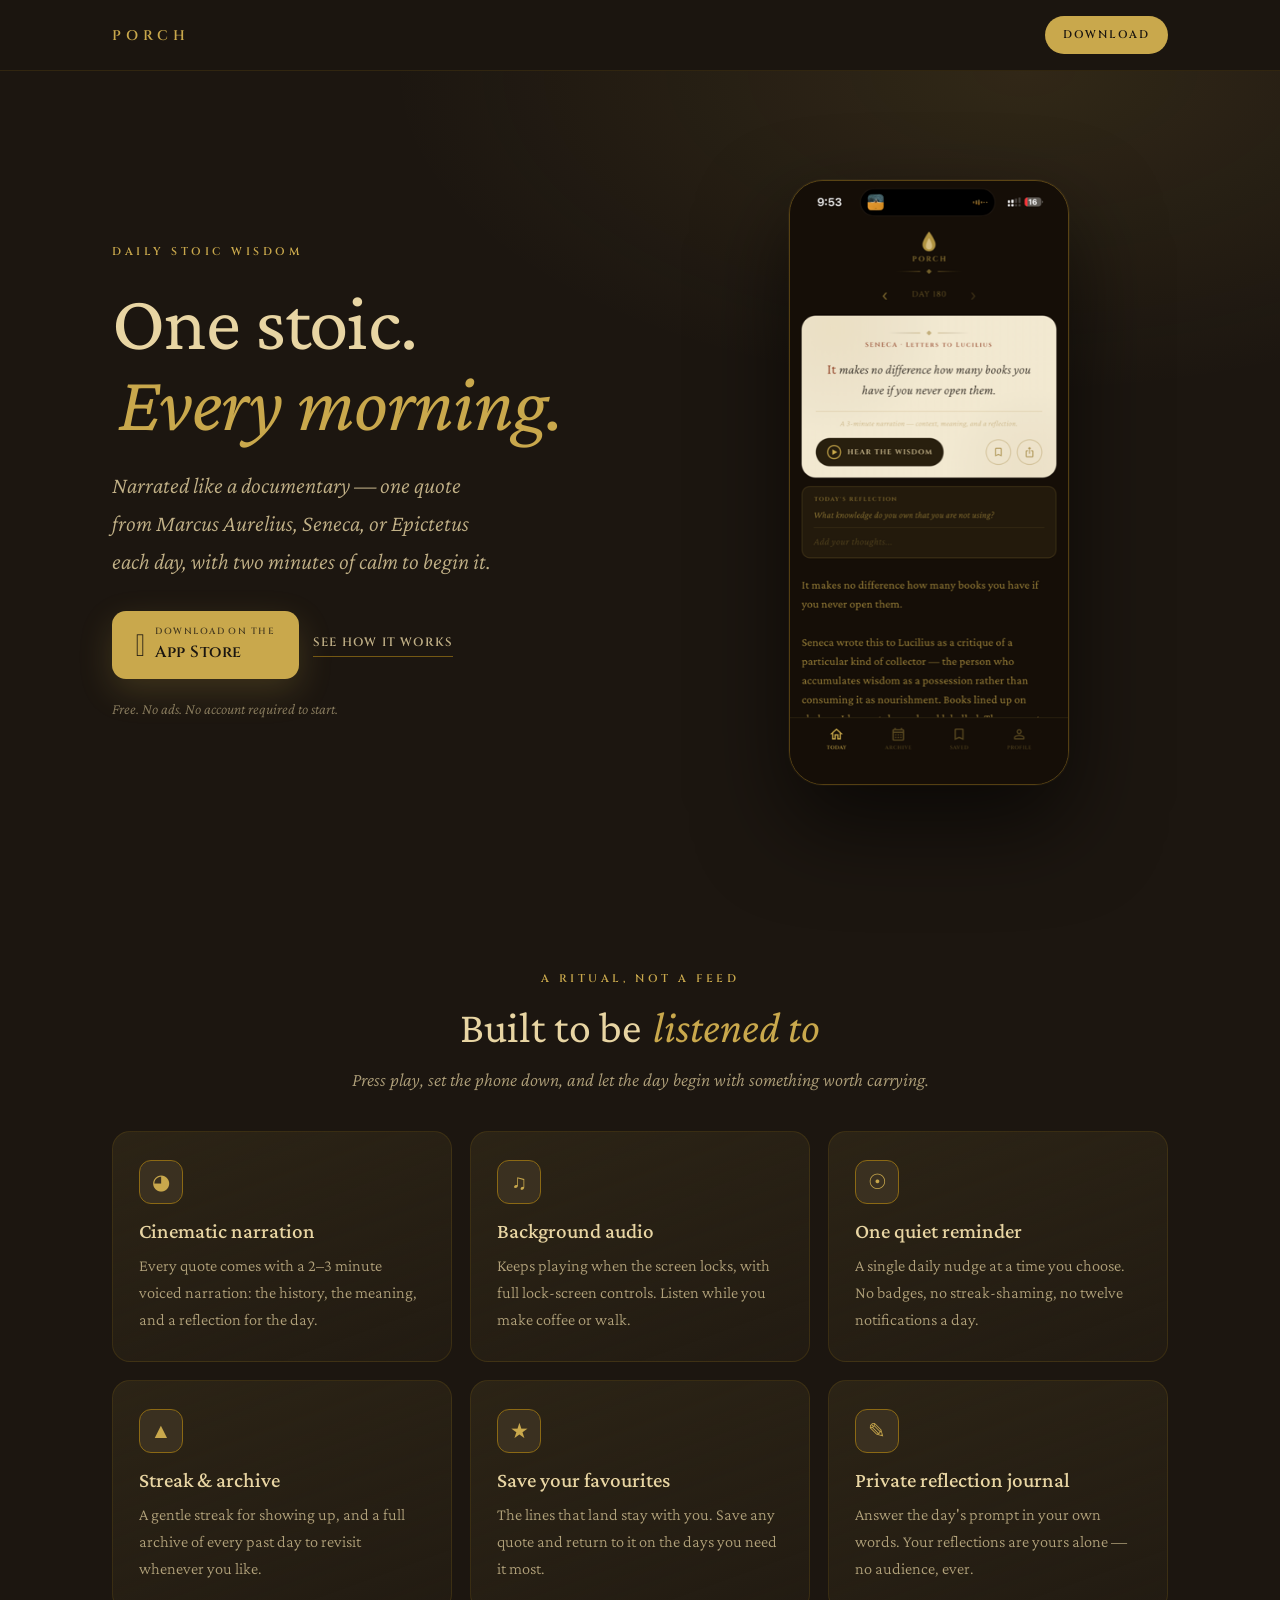
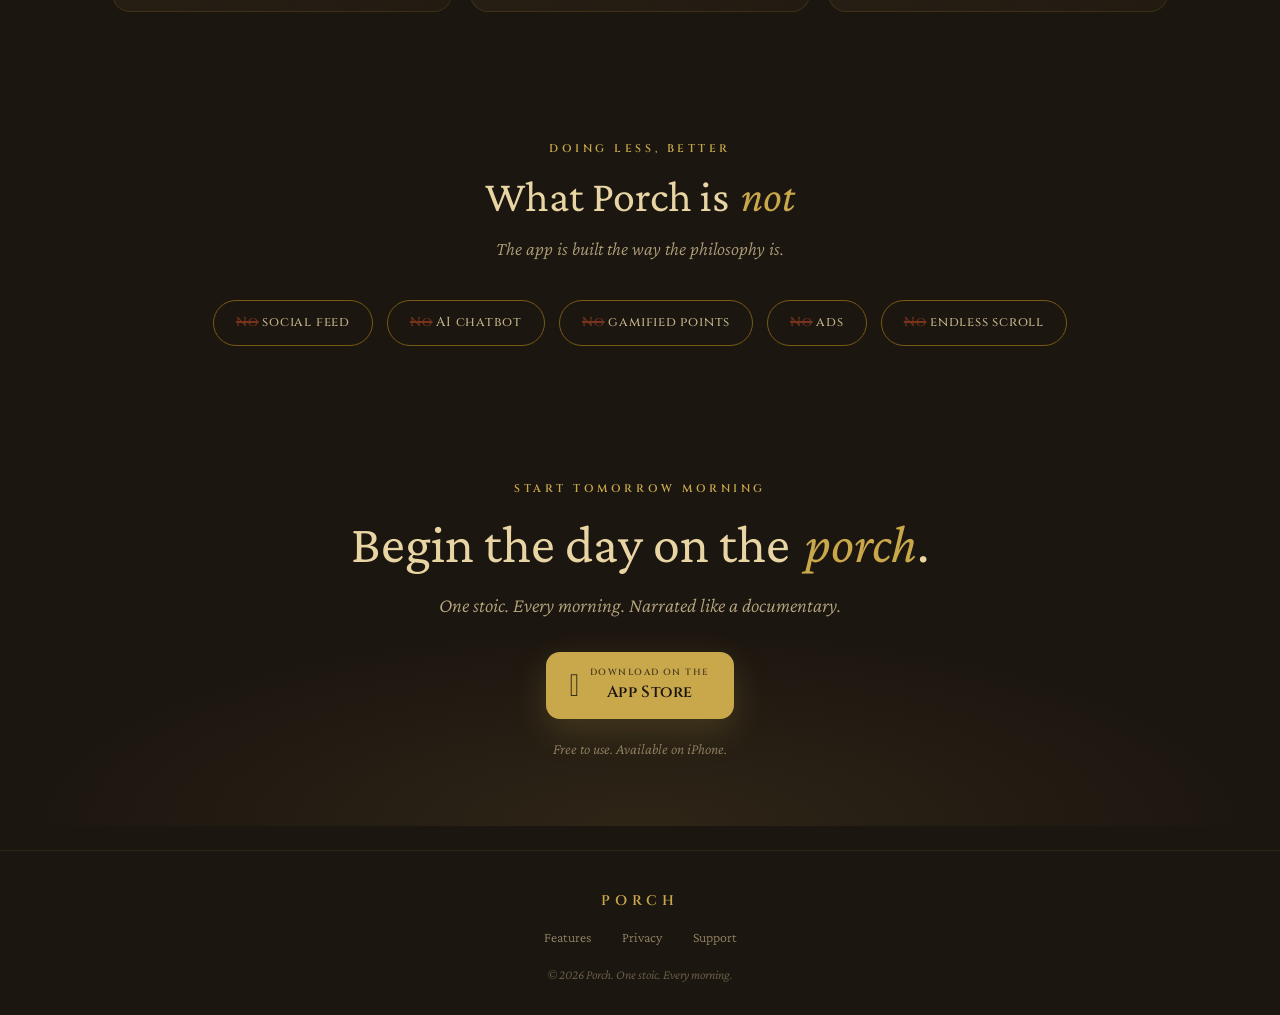
<file: index.html>
<!DOCTYPE html>
<html lang="en">
<head>
<meta charset="UTF-8" />
<meta name="viewport" content="width=device-width, initial-scale=1.0" />
<title>Porch — One stoic. Every morning.</title>
<meta name="description" content="A daily stoic wisdom app with cinematic narration. One quote from Marcus Aurelius, Seneca, or Epictetus every morning — narrated like a documentary." />
<meta property="og:title" content="Porch — One stoic. Every morning." />
<meta property="og:description" content="Daily stoic wisdom, narrated like a documentary. Two minutes of calm to start the day." />
<meta property="og:type" content="website" />
<link rel="preconnect" href="https://fonts.googleapis.com" />
<link rel="preconnect" href="https://fonts.gstatic.com" crossorigin />
<link href="https://fonts.googleapis.com/css2?family=Cinzel:wght@500;600&family=Crimson+Pro:ital,wght@0,300;0,400;0,500;1,300;1,400&display=swap" rel="stylesheet" />
<link rel="stylesheet" href="styles.css" />
</head>
<body>

<header class="bar">
  <div class="bar-inner">
    <a class="brand" href="index.html">Porch</a>
    <a class="cta" href="#get">Download</a>
  </div>
</header>

<main>
  <!-- HERO -->
  <section class="hero">
    <div class="wrap">
      <div class="hero-grid">
        <div class="hero-copy">
          <span class="eyebrow">Daily Stoic Wisdom</span>
          <h1>One stoic.<br /><em>Every morning.</em></h1>
          <p class="sub">Narrated like a documentary — one quote from Marcus Aurelius,
            Seneca, or Epictetus each day, with two minutes of calm to begin it.</p>
          <div class="actions" id="get">
            <a class="store-badge" href="#"><span>&#63743;</span><span><small>Download on the</small>App&nbsp;Store</span></a>
            <a class="ghost" href="#features">See how it works</a>
          </div>
          <p class="free-note">Free. No ads. No account required to start.</p>
        </div>
        <div class="hero-art">
          <div class="phone"><img src="hero.png" alt="The Porch app showing a daily stoic quote with a play button" /></div>
        </div>
      </div>
    </div>
  </section>

  <!-- FEATURES -->
  <section id="features">
    <div class="wrap">
      <div class="section-head">
        <span class="eyebrow">A ritual, not a feed</span>
        <h2>Built to be <em>listened to</em></h2>
        <p>Press play, set the phone down, and let the day begin with something worth carrying.</p>
      </div>
      <div class="grid">
        <div class="feature">
          <div class="glyph">&#9685;</div>
          <h3>Cinematic narration</h3>
          <p>Every quote comes with a 2–3 minute voiced narration: the history, the meaning, and a reflection for the day.</p>
        </div>
        <div class="feature">
          <div class="glyph">&#9835;</div>
          <h3>Background audio</h3>
          <p>Keeps playing when the screen locks, with full lock-screen controls. Listen while you make coffee or walk.</p>
        </div>
        <div class="feature">
          <div class="glyph">&#9737;</div>
          <h3>One quiet reminder</h3>
          <p>A single daily nudge at a time you choose. No badges, no streak-shaming, no twelve notifications a day.</p>
        </div>
        <div class="feature">
          <div class="glyph">&#9650;</div>
          <h3>Streak &amp; archive</h3>
          <p>A gentle streak for showing up, and a full archive of every past day to revisit whenever you like.</p>
        </div>
        <div class="feature">
          <div class="glyph">&#9733;</div>
          <h3>Save your favourites</h3>
          <p>The lines that land stay with you. Save any quote and return to it on the days you need it most.</p>
        </div>
        <div class="feature">
          <div class="glyph">&#9998;</div>
          <h3>Private reflection journal</h3>
          <p>Answer the day's prompt in your own words. Your reflections are yours alone — no audience, ever.</p>
        </div>
      </div>
    </div>
  </section>

  <!-- NOT -->
  <section class="not">
    <div class="wrap">
      <div class="section-head">
        <span class="eyebrow">Doing less, better</span>
        <h2>What Porch is <em>not</em></h2>
        <p>The app is built the way the philosophy is.</p>
      </div>
      <div class="row">
        <span class="pill"><s>No</s> social feed</span>
        <span class="pill"><s>No</s> AI chatbot</span>
        <span class="pill"><s>No</s> gamified points</span>
        <span class="pill"><s>No</s> ads</span>
        <span class="pill"><s>No</s> endless scroll</span>
      </div>
    </div>
  </section>

  <!-- FINAL -->
  <section class="final">
    <div class="wrap">
      <span class="eyebrow">Start tomorrow morning</span>
      <h2 style="margin-top:14px">Begin the day on the <em>porch</em>.</h2>
      <p class="sub">One stoic. Every morning. Narrated like a documentary.</p>
      <div class="actions" style="justify-content:center">
        <a class="store-badge" href="#"><span>&#63743;</span><span><small>Download on the</small>App&nbsp;Store</span></a>
      </div>
      <p class="free-note">Free to use. Available on iPhone.</p>
    </div>
  </section>
</main>

<footer>
  <div class="wrap">
    <a class="brand" href="index.html">Porch</a>
    <nav>
      <a href="#features">Features</a>
      <a href="privacy.html">Privacy</a>
      <a href="support.html">Support</a>
    </nav>
    <p class="fine">© 2026 Porch. One stoic. Every morning.</p>
  </div>
</footer>

</body>
</html>
</file>
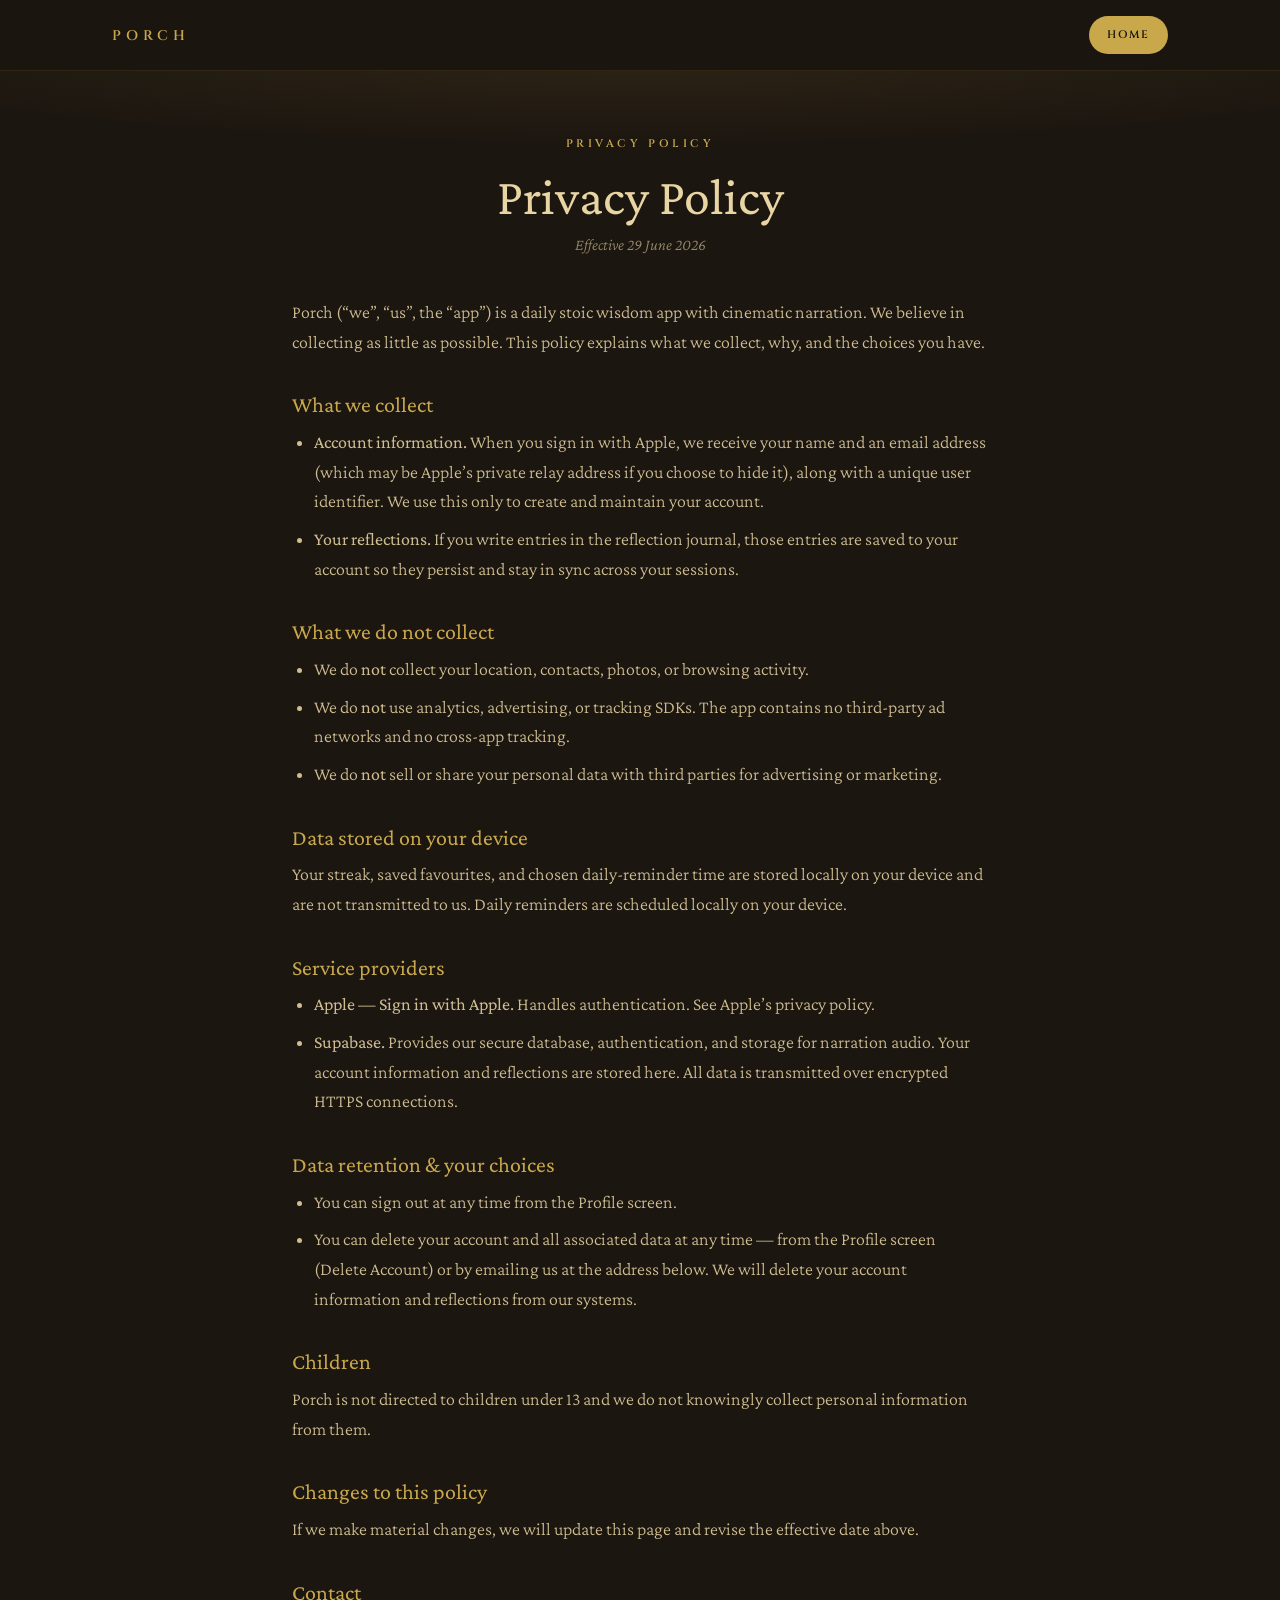
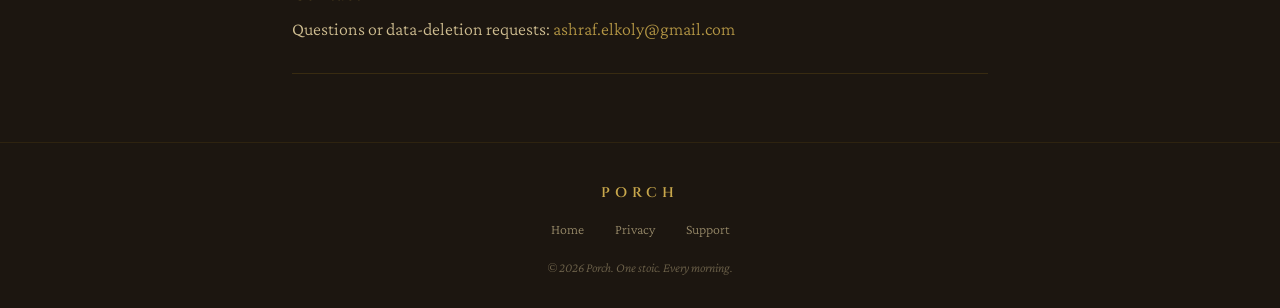
<file: privacy.html>
<!DOCTYPE html>
<html lang="en">
<head>
<meta charset="UTF-8" />
<meta name="viewport" content="width=device-width, initial-scale=1.0" />
<title>Porch — Privacy Policy</title>
<meta name="robots" content="index" />
<link rel="preconnect" href="https://fonts.googleapis.com" />
<link rel="preconnect" href="https://fonts.gstatic.com" crossorigin />
<link href="https://fonts.googleapis.com/css2?family=Cinzel:wght@500;600&family=Crimson+Pro:ital,wght@0,300;0,400;0,500;1,300;1,400&display=swap" rel="stylesheet" />
<link rel="stylesheet" href="styles.css" />
</head>
<body>

<header class="bar">
  <div class="bar-inner">
    <a class="brand" href="index.html">Porch</a>
    <a class="cta" href="index.html">Home</a>
  </div>
</header>

<div class="page-head">
  <span class="eyebrow">Privacy Policy</span>
  <h1>Privacy Policy</h1>
  <p class="tag">Effective 29 June 2026</p>
</div>

<main class="prose">
  <p>Porch (“we”, “us”, the “app”) is a daily stoic wisdom app with cinematic
  narration. We believe in collecting as little as possible. This policy explains
  what we collect, why, and the choices you have.</p>

  <h2>What we collect</h2>
  <ul>
    <li><strong>Account information.</strong> When you sign in with Apple, we
      receive your name and an email address (which may be Apple’s private
      relay address if you choose to hide it), along with a unique user
      identifier. We use this only to create and maintain your account.</li>
    <li><strong>Your reflections.</strong> If you write entries in the reflection
      journal, those entries are saved to your account so they persist and stay
      in sync across your sessions.</li>
  </ul>

  <h2>What we do not collect</h2>
  <ul>
    <li>We do <strong>not</strong> collect your location, contacts, photos, or
      browsing activity.</li>
    <li>We do <strong>not</strong> use analytics, advertising, or tracking SDKs.
      The app contains no third-party ad networks and no cross-app tracking.</li>
    <li>We do <strong>not</strong> sell or share your personal data with third
      parties for advertising or marketing.</li>
  </ul>

  <h2>Data stored on your device</h2>
  <p>Your streak, saved favourites, and chosen daily-reminder time are stored
  locally on your device and are not transmitted to us. Daily reminders are
  scheduled locally on your device.</p>

  <h2>Service providers</h2>
  <ul>
    <li><strong>Apple — Sign in with Apple.</strong> Handles authentication.
      See Apple’s privacy policy.</li>
    <li><strong>Supabase.</strong> Provides our secure database, authentication,
      and storage for narration audio. Your account information and reflections
      are stored here. All data is transmitted over encrypted HTTPS connections.</li>
  </ul>

  <h2>Data retention &amp; your choices</h2>
  <ul>
    <li>You can sign out at any time from the Profile screen.</li>
    <li>You can delete your account and all associated data at any time — from
      the Profile screen (Delete Account) or by emailing us at the address below.
      We will delete your account information and reflections from our systems.</li>
  </ul>

  <h2>Children</h2>
  <p>Porch is not directed to children under 13 and we do not knowingly collect
  personal information from them.</p>

  <h2>Changes to this policy</h2>
  <p>If we make material changes, we will update this page and revise the
  effective date above.</p>

  <h2>Contact</h2>
  <p>Questions or data-deletion requests:
  <a href="mailto:ashraf.elkoly@gmail.com">ashraf.elkoly@gmail.com</a></p>

  <div class="rule"></div>
</main>

<footer>
  <div class="wrap">
    <a class="brand" href="index.html">Porch</a>
    <nav>
      <a href="index.html">Home</a>
      <a href="privacy.html">Privacy</a>
      <a href="support.html">Support</a>
    </nav>
    <p class="fine">© 2026 Porch. One stoic. Every morning.</p>
  </div>
</footer>

</body>
</html>
</file>
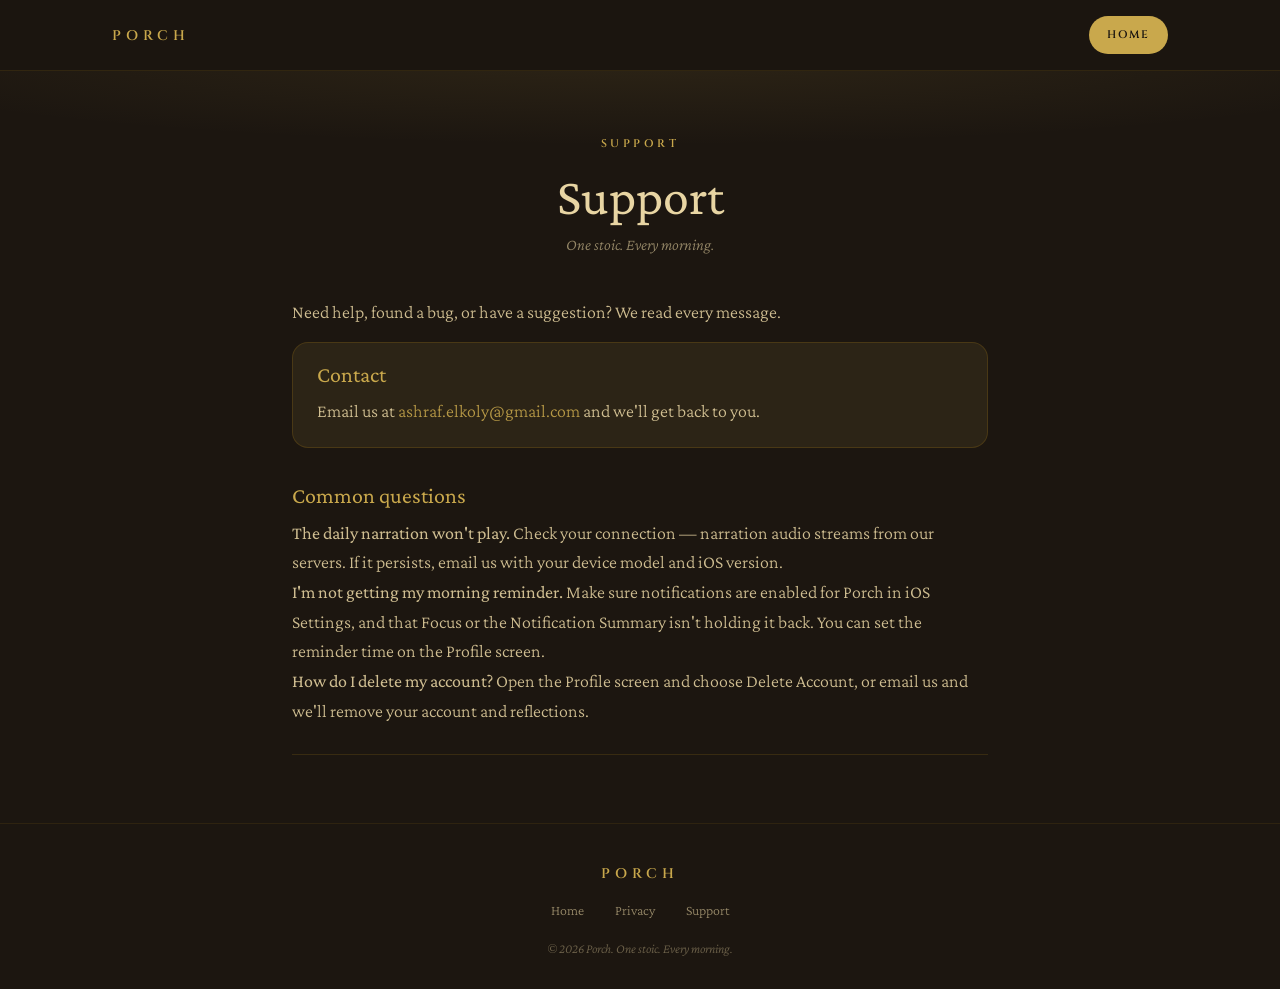
<file: support.html>
<!DOCTYPE html>
<html lang="en">
<head>
<meta charset="UTF-8" />
<meta name="viewport" content="width=device-width, initial-scale=1.0" />
<title>Porch — Support</title>
<link rel="preconnect" href="https://fonts.googleapis.com" />
<link rel="preconnect" href="https://fonts.gstatic.com" crossorigin />
<link href="https://fonts.googleapis.com/css2?family=Cinzel:wght@500;600&family=Crimson+Pro:ital,wght@0,300;0,400;0,500;1,300;1,400&display=swap" rel="stylesheet" />
<link rel="stylesheet" href="styles.css" />
</head>
<body>

<header class="bar">
  <div class="bar-inner">
    <a class="brand" href="index.html">Porch</a>
    <a class="cta" href="index.html">Home</a>
  </div>
</header>

<div class="page-head">
  <span class="eyebrow">Support</span>
  <h1>Support</h1>
  <p class="tag">One stoic. Every morning.</p>
</div>

<main class="prose">
  <p>Need help, found a bug, or have a suggestion? We read every message.</p>
  <div class="card">
    <h2 style="margin-top:0">Contact</h2>
    <p>Email us at <a href="mailto:ashraf.elkoly@gmail.com">ashraf.elkoly@gmail.com</a>
    and we'll get back to you.</p>
  </div>

  <h2>Common questions</h2>
  <p><strong>The daily narration won't play.</strong>
  Check your connection — narration audio streams from our servers. If it persists,
  email us with your device model and iOS version.</p>
  <p><strong>I'm not getting my morning reminder.</strong>
  Make sure notifications are enabled for Porch in iOS Settings, and that Focus or
  the Notification Summary isn't holding it back. You can set the reminder time on
  the Profile screen.</p>
  <p><strong>How do I delete my account?</strong>
  Open the Profile screen and choose Delete Account, or email us and we'll remove
  your account and reflections.</p>

  <div class="rule"></div>
</main>

<footer>
  <div class="wrap">
    <a class="brand" href="index.html">Porch</a>
    <nav>
      <a href="index.html">Home</a>
      <a href="privacy.html">Privacy</a>
      <a href="support.html">Support</a>
    </nav>
    <p class="fine">© 2026 Porch. One stoic. Every morning.</p>
  </div>
</footer>

</body>
</html>
</file>
<file: styles.css>
/* ─────────────────────────────────────────────
   Porch — shared design system
   One stylesheet for landing + privacy + support
   so the three pages never drift apart.
   ───────────────────────────────────────────── */

:root{
  --stone:#1C1610; --stone2:#2C2416; --stone3:#3A3020; --parchment:#F2E8D0;
  --gold:#C9A84C; --gold-light:#E8D5A3; --gold-dark:#8B6914; --rust:#8B3A1F; --ink:#1A1510;
  --xs:4px; --sm:8px; --md:12px; --lg:16px; --xl:24px; --xxl:32px;
}
*{margin:0;padding:0;box-sizing:border-box;}
html{scroll-behavior:smooth;}
body{
  background:var(--stone); color:var(--gold-light);
  font-family:'Crimson Pro',Georgia,serif; font-weight:300; line-height:1.65;
  -webkit-font-smoothing:antialiased; overflow-x:hidden;
}
.wrap{max-width:1120px;margin:0 auto;padding:0 32px;}

/* small labels keep Cinzel — exactly where the app uses it */
.eyebrow{font-family:'Cinzel',serif;font-weight:600;letter-spacing:0.32em;
  text-transform:uppercase;color:var(--gold);font-size:11px;}
/* all headings use the literary serif */
h1,h2,h3{font-family:'Crimson Pro',serif;color:var(--gold-light);font-weight:400;line-height:1.12;}
h1 em,h2 em{font-style:italic;color:var(--gold);padding-left:0.08em;}

/* ── top bar ── */
header.bar{position:sticky;top:0;z-index:20;
  background:rgba(28,22,16,0.78);backdrop-filter:blur(14px);
  border-bottom:1px solid rgba(139,105,20,0.2);}
.bar-inner{display:flex;align-items:center;justify-content:space-between;
  padding:16px 32px;max-width:1120px;margin:0 auto;}
.brand{font-family:'Cinzel',serif;font-weight:600;letter-spacing:0.34em;
  font-size:14px;color:var(--gold);text-transform:uppercase;text-decoration:none;}
.bar a.cta{font-family:'Cinzel',serif;font-weight:600;font-size:11px;
  letter-spacing:0.16em;text-transform:uppercase;color:var(--ink);
  background:var(--gold);padding:10px 18px;border-radius:999px;text-decoration:none;
  transition:transform .16s ease;}
.bar a.cta:hover{transform:translateY(-1px);}

/* ── buttons ── */
.store-badge{display:inline-flex;align-items:center;gap:11px;background:var(--gold);
  color:var(--ink);padding:13px 24px;border-radius:14px;text-decoration:none;
  font-family:'Cinzel',serif;font-weight:600;letter-spacing:0.03em;
  box-shadow:0 12px 34px rgba(201,168,76,0.20);transition:transform .18s ease,box-shadow .18s ease;}
.store-badge:hover{transform:translateY(-2px);box-shadow:0 16px 42px rgba(201,168,76,0.3);}
.store-badge small{display:block;font-size:9px;letter-spacing:0.16em;text-transform:uppercase;opacity:0.72;}
.store-badge span{font-size:16px;}
.ghost{font-family:'Cinzel',serif;font-weight:600;font-size:12px;letter-spacing:0.1em;
  text-transform:uppercase;color:var(--gold-light);text-decoration:none;
  border-bottom:1px solid var(--gold-dark);padding-bottom:3px;opacity:0.8;transition:opacity .16s;}
.ghost:hover{opacity:1;}

/* ── footer ── */
footer{padding:36px 0 30px;text-align:center;border-top:1px solid rgba(139,105,20,0.16);margin-top:24px;}
footer .brand{display:inline-block;margin-bottom:12px;}
footer nav a{color:var(--gold-light);opacity:0.6;text-decoration:none;font-size:14px;margin:0 14px;}
footer nav a:hover{opacity:1;color:var(--gold);}
footer .fine{margin-top:14px;font-size:13px;opacity:0.4;font-style:italic;}

/* ─────────────────────────────────────────────
   Landing-only
   ───────────────────────────────────────────── */
.hero{position:relative;
  background:radial-gradient(90% 70% at 80% 0%,rgba(201,168,76,0.12),transparent 55%),var(--stone);}
.hero-grid{display:grid;grid-template-columns:1.05fr 0.95fr;gap:48px;align-items:center;
  padding:clamp(28px,3.5vw,52px) 0 clamp(36px,4.5vw,60px);}
.hero-copy .eyebrow{display:block;margin-bottom:20px;}
.hero h1{font-size:clamp(46px,6.2vw,80px);line-height:1.02;letter-spacing:-0.01em;margin-bottom:24px;}
.hero .sub{font-size:clamp(19px,2.1vw,23px);font-style:italic;
  color:var(--gold-light);opacity:0.82;max-width:30ch;margin-bottom:30px;}
.actions{display:flex;gap:14px;align-items:center;flex-wrap:wrap;}
.free-note{margin-top:18px;font-style:italic;opacity:0.55;font-size:15px;}
.hero-art{display:flex;justify-content:center;}
.phone{position:relative;width:min(280px,80%);}
.phone img{width:100%;display:block;border-radius:34px;
  border:1px solid rgba(139,105,20,0.5);
  box-shadow:0 40px 90px rgba(0,0,0,0.6),0 0 0 1px rgba(201,168,76,0.08);}
.phone::after{content:"";position:absolute;inset:-40px -30px;z-index:-1;
  background:radial-gradient(circle at 50% 40%,rgba(201,168,76,0.16),transparent 65%);}

section{padding:clamp(40px,5vw,68px) 0;}
.section-head{text-align:center;max-width:620px;margin:0 auto 36px;}
.section-head .eyebrow{display:block;margin-bottom:14px;}
.section-head h2{font-size:clamp(30px,4.2vw,44px);margin-bottom:12px;}
.section-head p{font-style:italic;opacity:0.72;font-size:19px;}

.grid{display:grid;grid-template-columns:repeat(auto-fit,minmax(280px,1fr));gap:18px;}
.feature{background:linear-gradient(160deg,var(--stone2),rgba(44,36,22,0.4));
  border:1px solid rgba(139,105,20,0.22);border-radius:18px;padding:28px 26px;
  transition:border-color .2s ease,transform .2s ease;}
.feature:hover{border-color:rgba(201,168,76,0.4);transform:translateY(-3px);}
.feature .glyph{width:44px;height:44px;border-radius:12px;margin-bottom:16px;
  background:var(--stone3);border:1px solid var(--gold-dark);
  display:flex;align-items:center;justify-content:center;font-size:21px;color:var(--gold);}
.feature h3{font-size:21px;font-weight:500;margin-bottom:8px;color:var(--gold-light);}
.feature p{font-size:16.5px;opacity:0.72;}

.not .row{display:flex;gap:14px;flex-wrap:wrap;justify-content:center;}
.not .pill{font-family:'Cinzel',serif;font-weight:500;font-size:13px;letter-spacing:0.06em;
  color:var(--gold-light);opacity:0.82;border:1px solid var(--gold-dark);
  border-radius:999px;padding:11px 22px;}
.not .pill s{color:var(--rust);text-decoration-thickness:2px;}

.final{text-align:center;
  background:radial-gradient(80% 80% at 50% 100%,rgba(201,168,76,0.1),transparent 60%);}
.final h2{font-size:clamp(34px,5vw,54px);margin-bottom:14px;}
.final .sub{font-style:italic;opacity:0.76;font-size:20px;margin-bottom:30px;}

/* ─────────────────────────────────────────────
   Content pages (privacy / support)
   ───────────────────────────────────────────── */
.page-head{text-align:center;padding:64px 0 8px;
  background:radial-gradient(110% 80% at 50% -10%,rgba(201,168,76,0.10),transparent 60%);}
.page-head .eyebrow{display:block;margin-bottom:14px;}
.page-head h1{font-size:clamp(34px,5vw,52px);margin-bottom:6px;}
.page-head .tag{font-style:italic;opacity:0.6;font-size:16px;}
.prose{max-width:760px;margin:0 auto;padding:32px 32px 16px;}
.prose h2{font-size:22px;color:var(--gold);margin:36px 0 10px;}
.prose p,.prose li{font-size:18px;opacity:0.88;}
.prose ul{margin:8px 0 8px 22px;}
.prose li{margin-bottom:8px;}
.prose strong{color:var(--gold-light);font-weight:400;}
.prose a{color:var(--gold);text-decoration:none;}
.prose a:hover{text-decoration:underline;}
.prose .card{background:var(--stone2);border:1px solid rgba(139,105,20,0.3);
  border-radius:16px;padding:20px 24px;margin-top:14px;}
.prose .rule{height:1px;background:rgba(139,105,20,0.25);margin:28px 0;}

@media(max-width:820px){
  .hero-grid{grid-template-columns:1fr;text-align:center;gap:8px;padding-top:36px;}
  .hero .sub{margin-left:auto;margin-right:auto;}
  .actions{justify-content:center;}
  .hero-art{order:-1;margin-bottom:20px;}
  .phone{width:min(230px,60%);}
}
</file>
